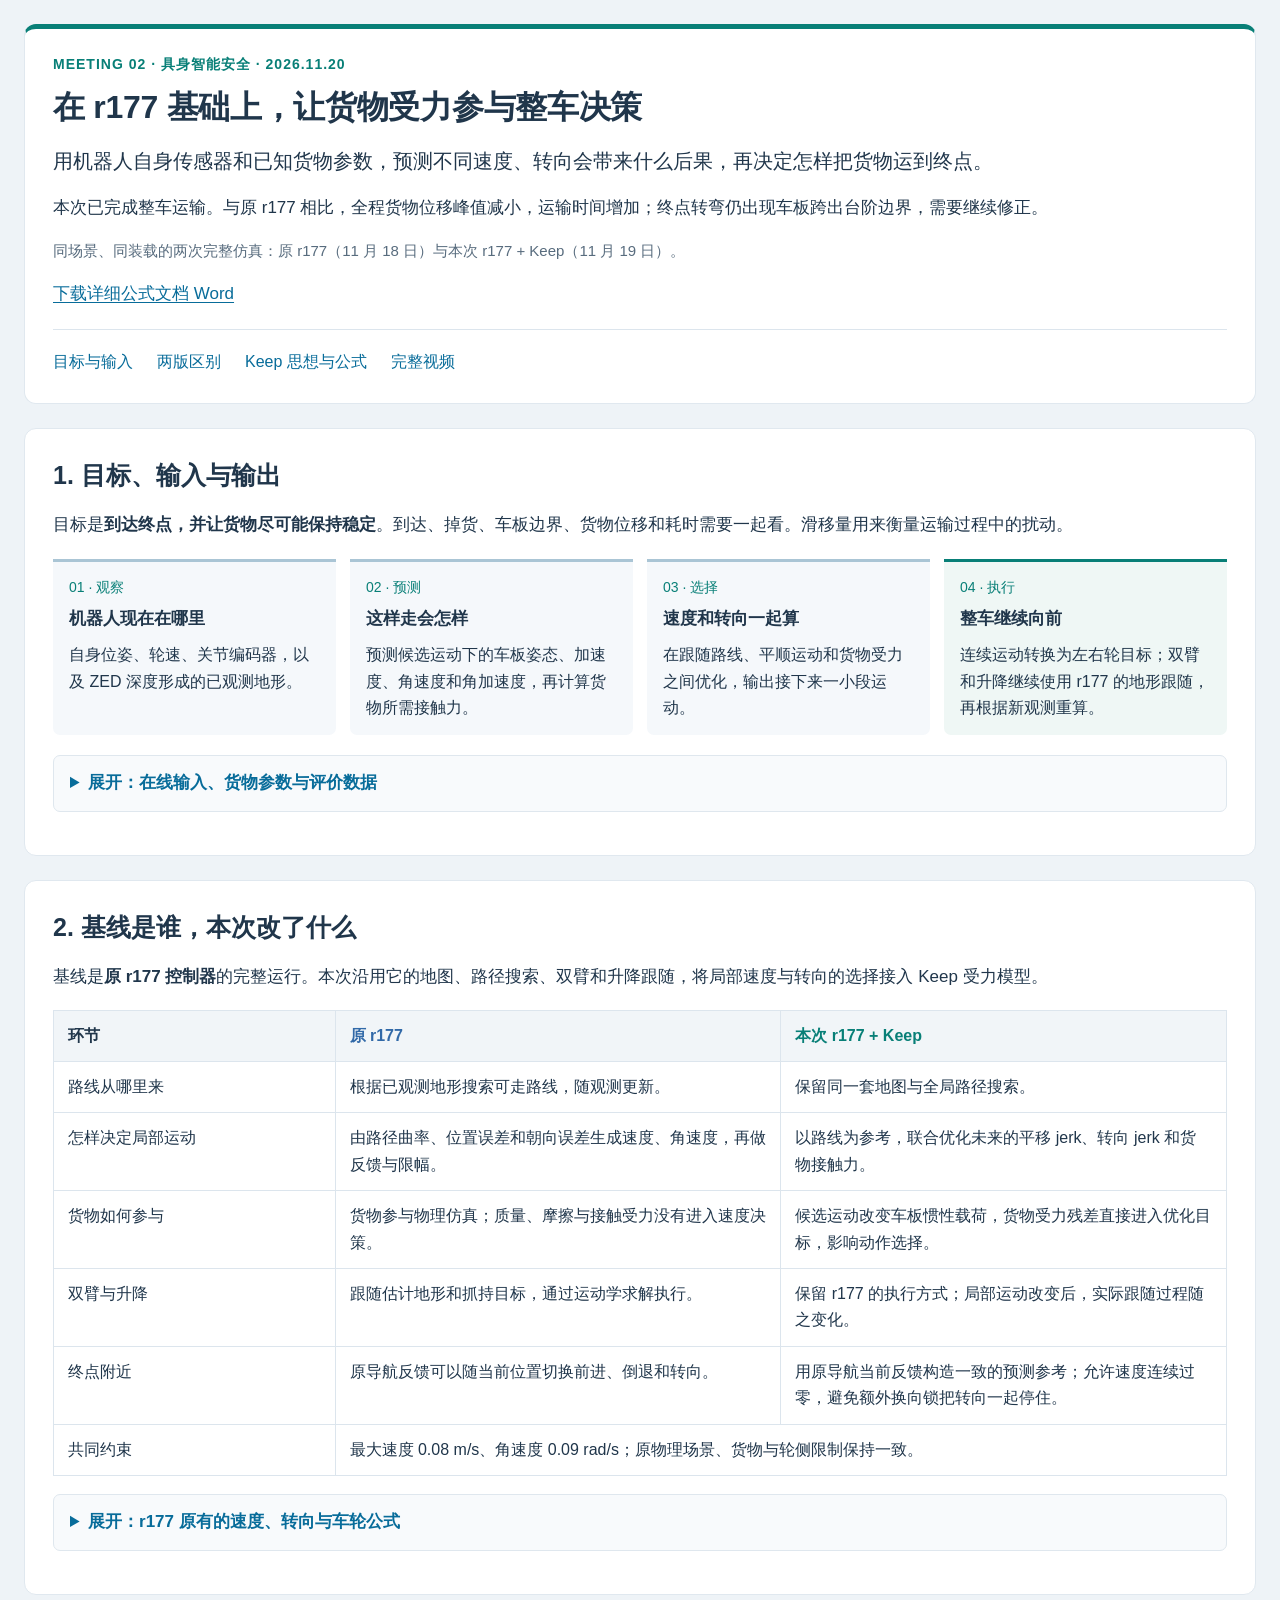
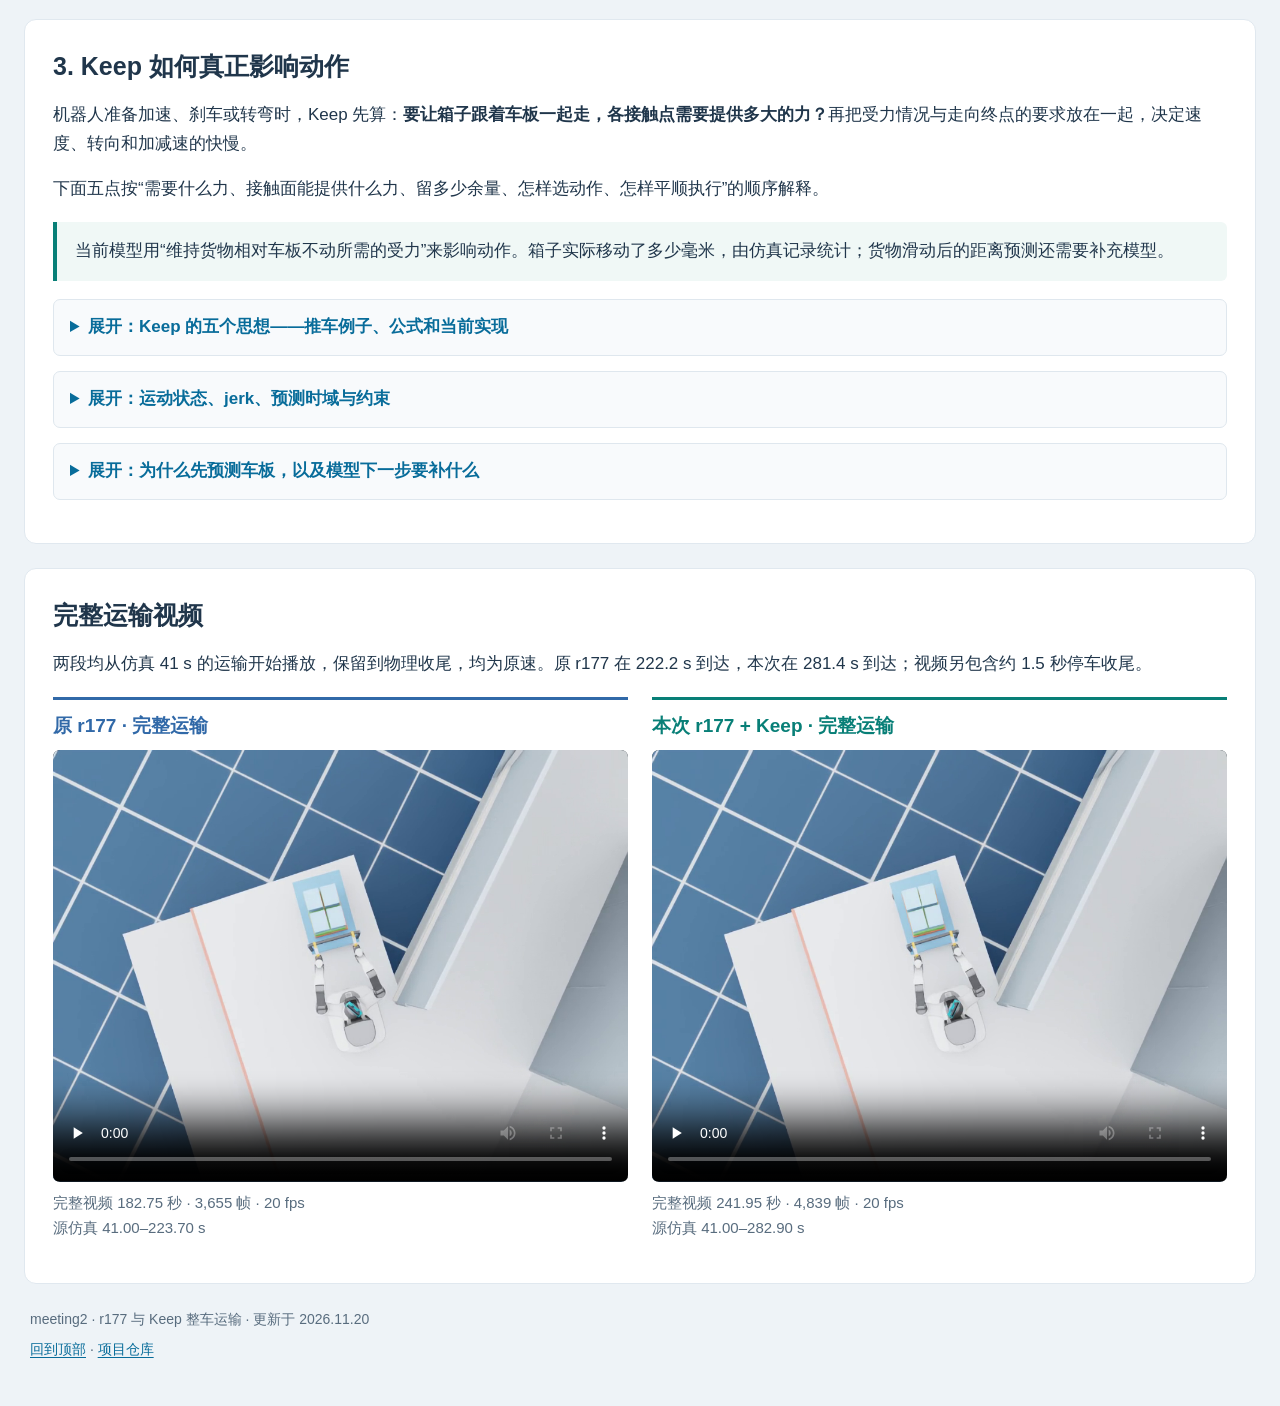
<file: index.html>
<!doctype html>
<html lang="zh-CN">
<head>
  <meta charset="utf-8">
  <meta name="viewport" content="width=device-width,initial-scale=1">
  <meta name="description" content="在 r177 整车基础上接入 Keep 受力模型，展示控制改动、全程结果、终点货物滑移与原速视频。">
  <title>meeting2｜r177 与 Keep 整车运输对比</title>
  <link rel="stylesheet" href="meeting2_styles.css">
</head>
<body>
<header id="top">
  <p class="eyebrow">MEETING 02 · 具身智能安全 · 2026.11.20</p>
  <h1>在 r177 基础上，让货物受力参与整车决策</h1>
  <p class="lead">用机器人自身传感器和已知货物参数，预测不同速度、转向会带来什么后果，再决定怎样把货物运到终点。</p>
  <p>本次已完成整车运输。与原 r177 相比，全程货物位移峰值减小，运输时间增加；终点转弯仍出现车板跨出台阶边界，需要继续修正。</p>
  <p class="muted">同场景、同装载的两次完整仿真：原 r177（11 月 18 日）与本次 r177 + Keep（11 月 19 日）。</p>
  <p class="document-links"><a href="documents/keep_model_formulas.docx">下载详细公式文档 Word</a></p><nav aria-label="页面目录"><a href="#objective">目标与输入</a><a href="#difference">两版区别</a><a href="#model">Keep 思想与公式</a><a href="#videos">完整视频</a></nav></header>
<main>
<section id="objective">
  <h2>1. 目标、输入与输出</h2>
  <p>目标是<strong>到达终点，并让货物尽可能保持稳定</strong>。到达、掉货、车板边界、货物位移和耗时需要一起看。滑移量用来衡量运输过程中的扰动。</p>
  <div class="flow" aria-label="整车闭环信息流">
    <div><span class="step-num">01 · 观察</span><b>机器人现在在哪里</b><p>自身位姿、轮速、关节编码器，以及 ZED 深度形成的已观测地形。</p></div>
    <div><span class="step-num">02 · 预测</span><b>这样走会怎样</b><p>预测候选运动下的车板姿态、加速度、角速度和角加速度，再计算货物所需接触力。</p></div>
    <div><span class="step-num">03 · 选择</span><b>速度和转向一起算</b><p>在跟随路线、平顺运动和货物受力之间优化，输出接下来一小段运动。</p></div>
    <div><span class="step-num">04 · 执行</span><b>整车继续向前</b><p>连续运动转换为左右轮目标；双臂和升降继续使用 r177 的地形跟随，再根据新观测重算。</p></div>
  </div>
  <details id="inputs"><summary>展开：在线输入、货物参数与评价数据</summary><div class="detail-body">
    <div class="table-wrap"><table><thead><tr><th>信息</th><th>如何使用</th></tr></thead><tbody>
      <tr><td>深度图与地形记忆</td><td>形成已观测区域的高度、支撑与通行信息；每次优化使用当前观测构成的地形快照。</td></tr>
      <tr><td>自身位姿、轮速、关节状态</td><td>给出当前底盘运动状态；通过关节正运动学与抓持几何估计推车位置和姿态。</td></tr>
      <tr><td>已知货物参数</td><td>12 个刚体箱体，三层、每层 4 个，总质量 10 kg；静摩擦系数 0.82、动摩擦系数 0.76；质量、尺寸、重心、惯量和初始接触关系进入模型。</td></tr>
      <tr><td>仿真货物真实状态</td><td>用于本页位移、倾角和掉货评价。当前控制器没有使用相机在线追踪每个箱子的滑移。</td></tr>
    </tbody></table></div>
    <p>本次保持两版相同的货物、场景与物理设置。后续视频学习应帮助识别缺失的动态现象、修正模型参数和选取验证场景。</p>
  </div></details>
</section>

<section id="difference">
  <h2>2. 基线是谁，本次改了什么</h2>
  <p>基线是<strong>原 r177 控制器</strong>的完整运行。本次沿用它的地图、路径搜索、双臂和升降跟随，将局部速度与转向的选择接入 Keep 受力模型。</p>
  <div class="table-wrap"><table class="compare"><thead><tr><th>环节</th><th class="baseline">原 r177</th><th class="current">本次 r177 + Keep</th></tr></thead><tbody>
    <tr><td>路线从哪里来</td><td>根据已观测地形搜索可走路线，随观测更新。</td><td>保留同一套地图与全局路径搜索。</td></tr>
    <tr><td>怎样决定局部运动</td><td>由路径曲率、位置误差和朝向误差生成速度、角速度，再做反馈与限幅。</td><td>以路线为参考，联合优化未来的平移 jerk、转向 jerk 和货物接触力。</td></tr>
    <tr><td>货物如何参与</td><td>货物参与物理仿真；质量、摩擦与接触受力没有进入速度决策。</td><td>候选运动改变车板惯性载荷，货物受力残差直接进入优化目标，影响动作选择。</td></tr>
    <tr><td>双臂与升降</td><td>跟随估计地形和抓持目标，通过运动学求解执行。</td><td>保留 r177 的执行方式；局部运动改变后，实际跟随过程随之变化。</td></tr>
    <tr><td>终点附近</td><td>原导航反馈可以随当前位置切换前进、倒退和转向。</td><td>用原导航当前反馈构造一致的预测参考；允许速度连续过零，避免额外换向锁把转向一起停住。</td></tr>
    <tr><td>共同约束</td><td colspan="2">最大速度 0.08 m/s、角速度 0.09 rad/s；原物理场景、货物与轮侧限制保持一致。</td></tr>
  </tbody></table></div>
  <details id="r177-method"><summary>展开：r177 原有的速度、转向与车轮公式</summary><div class="detail-body">
    <p>路径搜索给出局部曲率和行驶方向。速度同时受剩余路程、制动能力和曲率限制，转向再叠加朝向与横向误差反馈。</p>
    <div class="equation" aria-label="r177 参考速度和转向公式">
      <span class="mathline">v<sub>ref</sub> = σ min(0.08, √[2 × 0.04 × max(L − 0.04, 0)], 0.065 / |κ|)</span>
      <span class="mathline">ω<sub>ref</sub> = clip(v<sub>ref</sub> κ + 0.8 e<sub>ψ</sub> + 0.8 σ e<sub>y</sub>, ±0.09)</span>
      <span class="mathline">v<sub>des</sub> = clip(v<sub>ref</sub> + 0.5(v<sub>ref</sub> − v<sub>meas</sub>), ±0.08)</span>
      <span class="mathline">Ω<sub>L</sub> = (v − 0.24 ω) / 0.0862,　Ω<sub>R</sub> = (v + 0.24 ω) / 0.0862</span>
    </div>
    <p class="equation-caption">σ 是前进或倒退方向，L 是剩余路径长度，κ 是曲率，e<sub>ψ</sub>、e<sub>y</sub> 分别是朝向和横向误差。直线段 κ = 0 时，曲率项不限制速度。轮距 0.48 m，轮半径 0.0862 m。</p>
    <p>路径搜索使用 0.16 m 的前进/倒退运动段和多个曲率候选。控制名义周期 0.2 秒，路径名义重规划周期 2 秒；新观测和执行反馈持续更新局部决策。</p>
    </div></details>
</section>

<section id="model">
  <h2>3. Keep 如何真正影响动作</h2>
  <p>机器人准备加速、刹车或转弯时，Keep 先算：<strong>要让箱子跟着车板一起走，各接触点需要提供多大的力？</strong>再把受力情况与走向终点的要求放在一起，决定速度、转向和加减速的快慢。</p>
  <p>下面五点按“需要什么力、接触面能提供什么力、留多少余量、怎样选动作、怎样平顺执行”的顺序解释。</p>
  <p class="callout">当前模型用“维持货物相对车板不动所需的受力”来影响动作。箱子实际移动了多少毫米，由仿真记录统计；货物滑动后的距离预测还需要补充模型。</p>
  <details id="force-equations"><summary>展开：Keep 的五个思想——推车例子、公式和当前实现</summary><div class="detail-body">
    <p>贯穿下面五点的例子：一辆装着三层箱子的推车，准备边减速边转弯。我们要让它继续向终点走，同时少给货物带来突然的拉扯和晃动。</p>

    <article class="idea-block" id="keep-idea-1">
      <h3>① 先算清楚：这个动作需要多大的支撑力和摩擦力</h3>
      <p>推车加速时，箱子要靠接触面的力才能跟着加速；推车转弯时，箱子也需要侧向的力。箱子更重、重心更高、放的位置不同，所需的力和力矩也会不同。</p>
      <p><strong>Keep 先假设箱子保持原来的摆放和接触关系，计算“要维持这种状态，需要什么力”。</strong>这把机器人准备采取的动作，与已知的货物质量、重心和惯量联系起来。</p>
      <div class="equation" aria-label="Keep 论文式一二四：箱体加速度与受力平衡">
        <span class="mathline">a<sub>i</sub> = a<sub>D</sub> + α<sub>D</sub> × r<sub>i</sub> + ω<sub>D</sub> × (ω<sub>D</sub> × r<sub>i</sub>)</span>
        <span class="mathline">Σ<sub>j</sub> f<sub>ij</sub> = m<sub>i</sub>(a<sub>i</sub> − g)</span>
        <span class="mathline">Σ<sub>j</sub> ℓ<sub>ij</sub> × f<sub>ij</sub> = I<sub>i</sub> α<sub>D</sub> + ω<sub>D</sub> × (I<sub>i</sub> ω<sub>D</sub>)</span>
      </div>
      <p>第一行把车板的平移、转向加速和持续转弯，换算成箱体重心的加速度。第二、三行要求接触力提供相应的合力与力矩。<strong>候选动作一变，所需受力就会变。</strong></p>
      <p class="equation-caption">对应论文式 (1)、(2)、(4)。D 是车板；m 是箱体质量；I 是惯量；r 是车板原点到箱体重心的向量；ℓ 是箱体重心到接触点的力臂。以上向量在同一世界坐标系中表达。</p>
      <p><strong>当前实现：</strong>用预测的车板姿态、加速度、角速度和角加速度，计算 12 个箱体分别需要的合力与力矩。</p>
    </article>

    <article class="idea-block" id="keep-idea-2">
      <h3>② 接触面能提供的力有上限，模型必须遵守这个上限</h3>
      <p>箱子放在车板上，车板可以托住它；要让箱子横向跟着车走，还需要摩擦。摩擦能力有限，不能因为希望车转得快，就在计算里随意增加摩擦力。</p>
      <div class="equation" aria-label="Keep 论文式三五：摩擦约束与作用反作用">
        <span class="mathline">f<sub>j</sub><sup>n</sup> ≥ 0,　|f<sub>j,x</sub><sup>t</sup>| + |f<sub>j,y</sub><sup>t</sup>| ≤ μ<sub>j</sub> f<sub>j</sub><sup>n</sup></span>
        <span class="mathline">f<sub>j</sub><sup>a</sup> = −f<sub>j</sub><sup>b</sup></span>
      </div>
      <p>第一行的意思是：接触面只能推着物体，切向摩擦力受到法向压力和摩擦系数 μ 的限制。第二行的意思是：上层箱子压下层箱子多大力，下层就对上层产生大小相等、方向相反的力。</p>
      <p class="equation-caption">对应论文式 (3)、(5)。fⁿ 是垂直接触面的力，fᵗ 是沿接触面的力；这里采用论文中的 L1 摩擦锥近似。</p>
      <p><strong>当前实现：</strong>车板与底层箱子、上下层箱子之间的接触都进入计算。接触力由优化器求出，用于选择动作。</p>
    </article>

    <article class="idea-block" id="keep-idea-3">
      <h3>③ 规划时少依赖摩擦，给实际运输留一点余量</h3>
      <p>如果每次转弯都把估计的摩擦能力用到极限，一点额外振动、材料误差就可能让箱子滑动。Keep 因此先算：<strong>这组箱子静止放着时，至少需要多大摩擦才能稳住？</strong>再用这个较小的值来构造运动中的受力代价。</p>
      <div class="equation" aria-label="Keep 论文式六：最小静态可行摩擦">
        <span class="mathline">min<sub>R, f, {μ<sub>j</sub>}</sub>　½ Σ<sub>j</sub> w<sub>j</sub> μ<sub>j</sub>²</span>
        <span class="mathline">满足：静止时的受力平衡、接触摩擦约束，且 μ<sub>j</sub> ≥ 0</span>
      </div>
      <p>论文式 (6) 会同时选择托盘姿态 R、接触力 f 和最小摩擦系数 μ。对于平行接触面，如果能把托盘摆水平，静止支撑可能只需要向上的力，此时最小摩擦系数可以是 0。</p>
      <p><strong>当前实现：</strong>推车的姿态受到轮子和地形限制。我们根据每个候选车板姿态，计算当前规则堆叠至少需要的静态摩擦：</p>
      <div class="equation" aria-label="当前推车模型的静态摩擦计算">
        <span class="mathline">μ<sub>j</sub><sup>*</sup> = (|g<sub>j,x</sub>| + |g<sub>j,y</sub>|) / g<sub>j,z</sub></span>
        <span class="mathline">μ<sub>j</sub><sup>*</sup> ≤ μ<sub>j,material</sub></span>
      </div>
      <p>分子是静态支撑所需的切向分量，分母是法向分量；同时还检查上方货物合重心的重力作用线是否落在支撑面内。这个计算用于当前“接触面平行、每个箱子由一个下方物体支撑”的结构。</p>
      <p><strong>实际材料的静摩擦系数仍为 0.82。</strong>较小的 μ<sup>*</sup> 用在规划模型里，让优化器优先少依赖摩擦；运动时确实需要额外摩擦的部分，通过下一点的受力残差代价体现。</p>
      <p class="equation-caption">g<sub>j</sub> 是抵消重力所需的向上支撑方向，在该接触面坐标系中的分量。本项目沿用最小静态摩擦思想，计算方式适配了推车可达的姿态。</p>
    </article>

    <article class="idea-block" id="keep-idea-4">
      <h3>④ 边算货物受力，边决定车怎么走</h3>
      <p>箱子有多个，重心和位置各不相同。使用较小的规划摩擦系数后，要让所有箱子的受力在运动中都严格满足平衡，可能很难做到。Keep 把这种“差多少才能平衡”变成优化中的一项代价。</p>
      <div class="equation" aria-label="受力残差与联合优化目标">
        <span class="mathline">r<sub>balance</sub> = A f − b(z, u)</span>
        <span class="mathline">min<sub>u, f</sub>　J<sub>track</sub> + J<sub>motion</sub> + J<sub>cargo</sub></span>
        <span class="mathline">J<sub>cargo</sub> = Σ<sub>k</sub> w<sub>k</sub> [ ‖S<sup>−1</sup>(A f<sub>k</sub> − b<sub>k</sub>(z, u))‖² / N<sub>body</sub> + 10<sup>−6</sup> ‖z<sub>f,k</sub>‖² ]</span>
      </div>
      <p>A f 是接触力提供的合力与力矩，b 是候选动作需要的合力与力矩；两者之差就是受力残差。<strong>在其他条件相近时，残差越大，这个动作在优化中越吃亏。</strong></p>
      <p>例如，比较两种都能通过拐角的走法：一种加速或转向变化较急，预测受力残差较大；另一种平缓一些，残差较小但前进稍慢。优化器综合路线跟踪、平顺性和货物受力代价，调整速度与转向。</p>
      <p><strong>当前实现：</strong>动作和接触力放进同一个优化问题求解。动作改变会改变所需受力，货物代价再反过来影响所选动作。具体权重决定了跟随路线与稳住货物之间怎样取舍。</p>
      <p class="equation-caption">对应论文第五节的软化处理和式 (9) 的联合 MPC。上面 J<sub>cargo</sub> 是本项目的实现形式：S 统一力与力矩的尺度，w<sub>k</sub> 是时间积分权重，N<sub>body</sub> 是箱体数，z<sub>f,k</sub> 是求解器中的力变量。归一化采用 0.04 m/s²、0.08 rad/s² 的动作量级；权重属于本项目适配参数。</p>
    </article>

    <article class="idea-block" id="keep-idea-5">
      <h3>⑤ 加减速逐渐变化，少给货物突然的冲击</h3>
      <p>从匀速行驶开始刹车时，可以让减速力度逐渐增加，再逐渐调整。Keep 把加速度也作为需要连续衔接的状态，以 jerk——<strong>加速度变化得有多快</strong>——作为输入。</p>
      <div class="equation" aria-label="Keep 的 jerk 输入及当前推车状态">
        <span class="mathline">z = [x, y, ψ, v, ω, a, α]<sup>T</sup>,　u = [j<sub>v</sub>, j<sub>ω</sub>]<sup>T</sup></span>
        <span class="mathline">v̇ = a,　ȧ = j<sub>v</sub>；　ω̇ = α,　α̇ = j<sub>ω</sub></span>
      </div>
      <p>速度 v 决定前进或倒退多快；加速度 a 决定速度变化多快；jerk 决定加速度变化多快。转弯也有对应的角速度 ω、角加速度 α 和转向 jerk。</p>
      <p><strong>当前实现：</strong>主要优化底盘的平移 jerk 和转向 jerk，沿连续曲线发出车轮命令。论文第三节把底盘和手臂的运动一起建模优化；我们的双臂和升降目前仍使用 r177 的跟随控制。</p>
    </article>

    <p class="callout">五点连起来就是：<strong>算这个动作需要什么力 → 检查接触面能提供什么力 → 尽量少依赖摩擦 → 把受力代价放进动作选择 → 平顺地执行。</strong></p>
    <p>牛顿—欧拉方程属于基础力学；固定相对摆放、点接触与 L1 摩擦锥包含建模假设和近似。最小摩擦、软平衡代价及其权重属于控制设计。详细推导条件与当前实现对照见详细公式文档。</p>
    <p class="muted">原文：<a href="Keep_2305.17484v2.pdf">Keep It Upright 论文，第 2–4 页</a>。代码：受力与接触约束、最小摩擦与软代价、联合运动优化。</p>
  </div></details>
  <details id="motion-equations"><summary>展开：运动状态、jerk、预测时域与约束</summary><div class="detail-body">
    <div class="equation" aria-label="七维运动状态和双 jerk 输入">
      <span class="mathline">z = [x, y, ψ, v, ω, a, α]<sup>T</sup>,　u = [j<sub>v</sub>, j<sub>ω</sub>]<sup>T</sup></span>
      <span class="mathline">ẋ = v cos ψ,　ẏ = v sin ψ,　ψ̇ = ω</span>
      <span class="mathline">v̇ = a,　ω̇ = α,　ȧ = j<sub>v</sub>,　α̇ = j<sub>ω</sub></span>
    </div>
    <div class="table-wrap"><table><thead><tr><th>参数</th><th>当前设置</th><th>作用</th></tr></thead><tbody>
      <tr><td>预测时域</td><td>15 段 × 0.2 s = 3 s</td><td>比较短期运动后果，每次根据当前观测重新求解。</td></tr>
      <tr><td>速度 / 角速度</td><td>0.08 m/s / 0.09 rad/s</td><td>保持 r177 的上限。</td></tr>
      <tr><td>加速度 / 角加速度</td><td>0.04 m/s² / 0.08 rad/s²</td><td>限制加减速与转向变化。</td></tr>
      <tr><td>平移 jerk / 转向 jerk</td><td>0.2 m/s³ / 0.4 rad/s³</td><td>让加速度连续衔接。</td></tr>
      <tr><td>轮侧角加速度</td><td>2 rad/s²</td><td>匹配实际轮侧执行限制。</td></tr>
      <tr><td>预测末端</td><td>v、ω、a、α 均为 0</td><td>预测时域末端保留停车能力；滚动执行时会继续更新计划。</td></tr>
      <tr><td>执行采样</td><td>120 Hz</td><td>沿同一条连续曲线下发左右轮目标。</td></tr>
    </tbody></table></div>
    <p>0.2 秒是仿真控制步长。当前优化的计算墙钟时间尚未达到对应的实时预算。</p>
    </div></details>
  <details id="prediction"><summary>展开：为什么先预测车板，以及模型下一步要补什么</summary><div class="detail-body">
    <p>车板是机器人动作传给货物的中间环节。当前预测器以机器人自身状态和推车运动学估计为起点，查询候选位置周围的已观测支撑地形，计算车板姿态、线加速度、角速度与角加速度，再交给货物受力模型。</p>
    <p>短时预测保持当前相对抓持几何，尚未建立完整的双臂柔顺、抓持弹性和推车快速振动模型。货物已经明显滑动时，原始接触位置也会变化。这两部分都可能造成模型与实际运动的偏差，后续要用同步记录和视频定位。</p>
    <p>本版完成的是 Keep 受力机制的整车适配；后续仍需核对完整论文方法、动态预测误差和多场景结果。</p>
    </div></details>
</section>

<section id="videos">
  <h2>完整运输视频</h2>
  <p>两段均从仿真 41 s 的运输开始播放，保留到物理收尾，均为原速。原 r177 在 222.2 s 到达，本次在 281.4 s 到达；视频另包含约 1.5 秒停车收尾。</p>
  <div class="two-col video-full">
    <div class="media-card"><h3 class="baseline">原 r177 · 完整运输</h3><video controls preload="none" playsinline poster="media/r177_final.png" src="media/r177_full_transport_1x.mp4" aria-label="原 r177 全程原速运输视频">浏览器不支持视频，请打开<a href="media/r177_full_transport_1x.mp4">r177 完整视频</a>。</video><p class="caption">完整视频 182.75 秒 · 3,655 帧 · 20 fps<br>源仿真 41.00–223.70 s</p></div>
    <div class="media-card keep"><h3 class="current">本次 r177 + Keep · 完整运输</h3><video controls preload="none" playsinline poster="media/keep_final.png" src="media/keep_r177_full_transport_1x.mp4" aria-label="本次 r177 加 Keep 全程原速运输视频">浏览器不支持视频，请打开<a href="media/keep_r177_full_transport_1x.mp4">本次完整视频</a>。</video><p class="caption">完整视频 241.95 秒 · 4,839 帧 · 20 fps<br>源仿真 41.00–282.90 s</p></div>
  </div>
</section>

</main>
<footer><p>meeting2 · r177 与 Keep 整车运输 · 更新于 2026.11.20</p><p><a href="#top">回到顶部</a> · <a href="https://github.com/3044183877ug-debug/Embodied-AI-Safety">项目仓库</a></p></footer></body>
</html>
</file>
<file: meeting2_styles.css>
:root{color-scheme:light;--ink:#20364b;--muted:#586c7e;--blue:#3169a8;--teal:#087f77;--line:#dce5ed;--warm:#94521f}
*{box-sizing:border-box}
html{scroll-behavior:smooth;scroll-padding-top:24px}
body{max-width:1400px;margin:auto;padding:24px;background:#eef3f7;color:var(--ink);font:17px/1.7 "Microsoft YaHei","Segoe UI",sans-serif}
a{color:#086c9a;text-underline-offset:3px;overflow-wrap:anywhere}
a:hover{color:#064d6e}
a:focus-visible,summary:focus-visible,video:focus-visible{outline:3px solid #087f77;outline-offset:4px}
header,section{background:#fff;border:1px solid #e0e8ef;border-radius:12px;padding:28px;margin:0 0 24px}
header{border-top:5px solid var(--teal);padding-top:24px}
h1{font-size:32px;line-height:1.4;margin:8px 0 14px;letter-spacing:-.3px}
h2{font-size:25px;line-height:1.5;margin:0 0 16px}
h3{font-size:19px;line-height:1.5;margin:20px 0 10px}
p{margin:10px 0 16px}
p:last-child{margin-bottom:0}
.eyebrow{font-size:14px;color:var(--teal);letter-spacing:1px;font-weight:700;margin:0}
.lead{font-size:20px;max-width:1050px;line-height:1.7}
.muted,figcaption,.caption{font-size:15px;color:var(--muted);line-height:1.7}
.baseline{color:var(--blue)}.current{color:var(--teal)}.attention{color:var(--warm)}
strong{font-weight:650}
nav{display:flex;gap:10px 24px;flex-wrap:wrap;margin-top:20px;padding-top:18px;border-top:1px solid var(--line);font-size:16px}
nav a{text-decoration:none}
.metrics{display:grid;grid-template-columns:repeat(3,minmax(0,1fr));gap:16px;margin:24px 0 18px}
.metric{padding:18px 20px;background:#f5f8fb;border-radius:8px;border:1px solid #e1e9f0}
.metric .label{display:block;font-size:15px;color:var(--muted)}
.metric .value{display:block;font-size:29px;font-weight:650;margin:8px 0;line-height:1.3;font-variant-numeric:tabular-nums}
.metric .unit{font-size:17px;font-weight:400}
.metric .note{font-size:15px}
.two-col{display:grid;grid-template-columns:repeat(2,minmax(0,1fr));gap:24px;align-items:start}
.two-col>*{min-width:0}
.callout{padding:15px 18px;border-left:4px solid var(--teal);background:#f0f8f6;border-radius:0 6px 6px 0;margin:18px 0}
.callout.warm{border-color:#b37336;background:#fcf5ed}
.table-wrap{overflow:auto;margin:18px 0;max-width:100%}
table{border-collapse:collapse;width:100%;font-size:16px;line-height:1.65}
th,td{border:1px solid var(--line);text-align:left;padding:12px 14px;vertical-align:top}
th{background:#f1f5f8;font-weight:650}
td:first-child{min-width:150px}
table.compare th:first-child{width:24%}
table.compare th:not(:first-child){width:38%}
table.numeric{font-variant-numeric:tabular-nums}
.flow{display:grid;grid-template-columns:repeat(4,minmax(0,1fr));gap:14px;margin:20px 0}
.flow>div{border-top:3px solid #aac5d5;padding:14px 16px;background:#f5f8fb;border-radius:0 0 7px 7px}
.flow>div:last-child{border-color:var(--teal);background:#eff7f5}
.flow b{display:block;font-size:17px;margin-bottom:8px}
.flow p{font-size:16px;line-height:1.65;margin:0}
.step-num{color:var(--teal);font-size:14px;display:block;margin-bottom:5px}
details{background:#f8fafc;border:1px solid #dfe7ee;border-radius:7px;margin:15px 0;min-width:0}
summary{font-size:17px;font-weight:650;color:#086c9a;padding:13px 16px;cursor:pointer}
details[open]>summary{border-bottom:1px solid var(--line)}
.detail-body{padding:4px 18px 18px;min-width:0}
.detail-body>h3:first-child{margin-top:16px}
.idea-block{border-bottom:1px solid var(--line);padding:6px 0 18px;margin-bottom:14px}
.idea-block h3{color:#086c9a}
.example-box{background:#f5f8fb;border:1px solid #dce5ed;border-radius:7px;padding:17px 19px;margin:18px 0}
.example-box>p:first-child,.example-box>h3:first-child{margin-top:0}
.maneuver-compare{gap:20px}
.maneuver-compare .example-box{margin:0}
.maneuver-compare .example-box:last-child{background:#eff7f5;border-color:#bedbd6}
.equation{font-family:"Cambria Math","Times New Roman",serif;font-size:23px;background:#edf2f6;border-radius:6px;padding:16px 18px;margin:14px 0;overflow-x:auto;line-height:1.7}
.mathline{display:block;white-space:nowrap}.equation sub,.equation sup{font-size:70%}
.symbol{font-family:"Cambria Math","Times New Roman",serif;font-size:1.12em;font-style:italic}
.equation-caption{font-size:15px;color:var(--muted)}
figure{margin:20px 0 16px;min-width:0}
img{display:block;width:100%;height:auto;border-radius:6px}
.chart{background:#fff}.chart img{border:1px solid #e3eaf0}
figcaption{margin-top:10px}
video{display:block;width:100%;max-height:76vh;background:#101921;border-radius:7px;aspect-ratio:4/3}
.media-card{border-top:3px solid var(--blue);padding-top:12px}
.media-card.keep{border-top-color:var(--teal)}
.media-card h3{margin-top:0}
.media-card .caption{margin:8px 0 14px}
.video-full{margin-top:18px}
.result-note{font-size:18px;line-height:1.8;margin:18px 0}
.source-list{padding-left:22px;font-size:15px;line-height:1.9}
ul,ol{padding-left:25px;margin:14px 0}li{margin:7px 0}
.step-list li{padding-left:5px;margin:16px 0}
code{font:14px/1.6 Consolas,monospace;background:#edf2f6;padding:2px 5px;border-radius:4px;overflow-wrap:anywhere}
footer{color:var(--muted);font-size:14px;padding:0 6px 20px}
footer p{margin:7px 0}
@media(max-width:900px){.flow{grid-template-columns:repeat(2,minmax(0,1fr))}.two-col{grid-template-columns:1fr}.metric .value{font-size:25px}}
@media(max-width:650px){body{padding:12px;font-size:16px}header,section{padding:19px;margin-bottom:16px}h1{font-size:27px}h2{font-size:22px}h3{font-size:18px}.lead{font-size:18px}.metrics{grid-template-columns:1fr;gap:10px}.metric{padding:13px 16px}.metric .value{font-size:27px}.flow{grid-template-columns:1fr}.table-wrap table{min-width:600px}.equation{font-size:21px;padding:12px}.detail-body{padding:4px 12px 14px}nav{gap:10px 20px;font-size:15px}}
@media(prefers-reduced-motion:reduce){html{scroll-behavior:auto}}
@media print{body{padding:0;max-width:none;background:#fff;font-size:12pt}header,section{border:0;padding:12px 0;margin:0;border-radius:0}h1{font-size:24pt}h2{font-size:18pt}nav,video,details:not([open]){display:none}.metrics{grid-template-columns:repeat(3,1fr)}.two-col{grid-template-columns:1fr 1fr}figure,table{break-inside:avoid}a{color:inherit}footer{font-size:10pt}}
</file>
